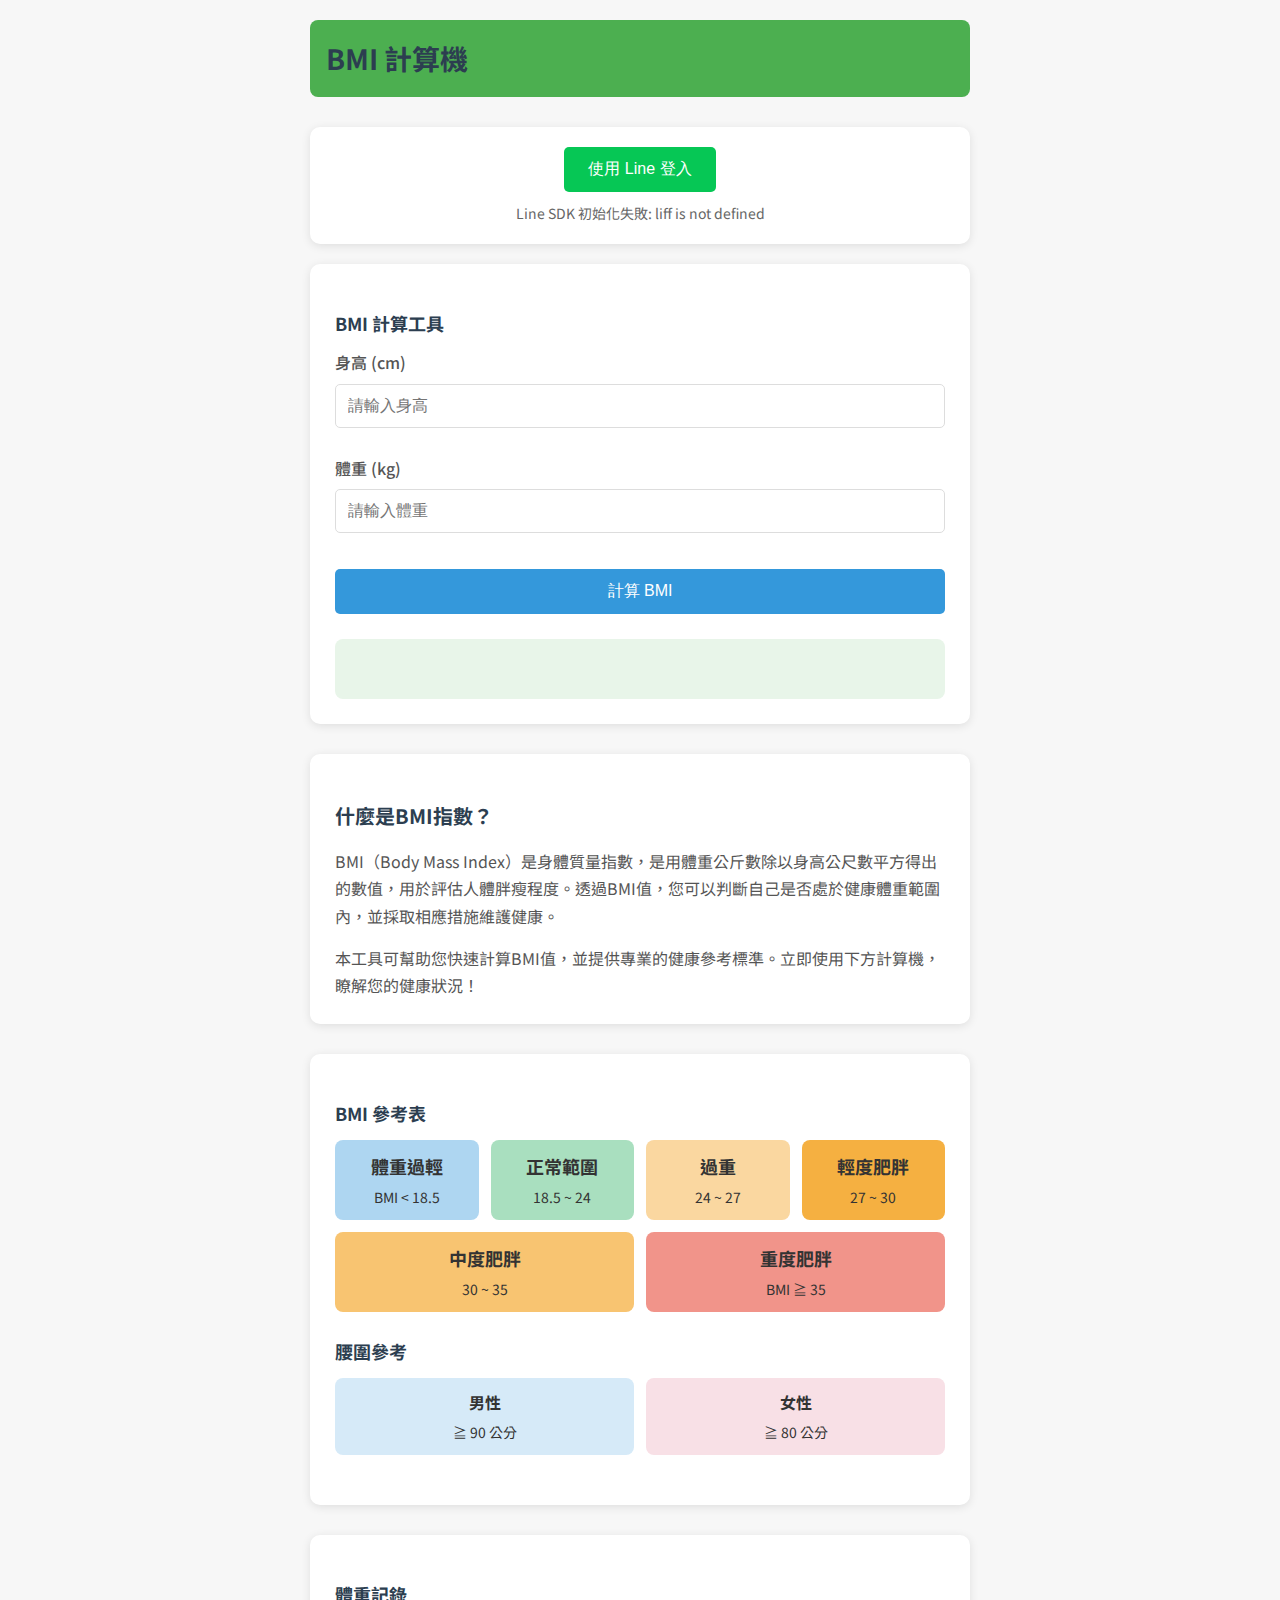
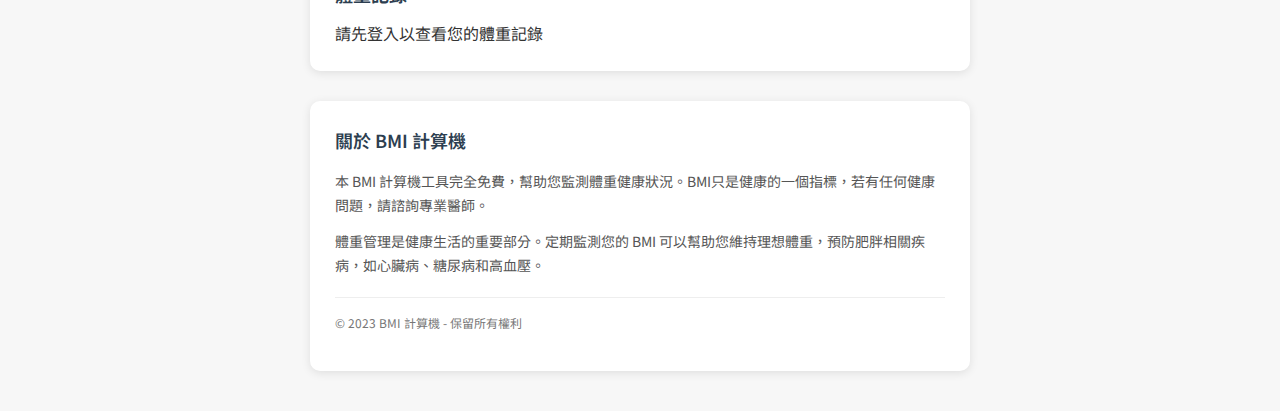
<file: index.html>
<!DOCTYPE html>
<html lang="zh-Hant">
<head>
    <meta charset="UTF-8">
    <meta name="viewport" content="width=device-width, initial-scale=1.0, maximum-scale=1.0, user-scalable=no">
    <title>BMI 計算機 - 免費線上體重指數計算工具</title>
    <!-- SEO Meta Tags -->
    <meta name="description" content="免費線上BMI計算機，立即計算您的體重指數，瞭解您的健康狀況。提供BMI標準參考表、腰圍參考和體重記錄功能。">
    <meta name="keywords" content="BMI計算機, 體重指數, 健康檢測, 體重管理, 腰圍參考, 肥胖指標, 減重">
    <!-- Open Graph / Social Media Meta Tags -->
    <meta property="og:title" content="BMI 計算機 - 免費線上體重指數計算工具">
    <meta property="og:description" content="免費線上BMI計算機，立即計算您的體重指數，瞭解您的健康狀況。">
    <meta property="og:type" content="website">
    <meta property="og:url" content="https://keepbmi.com/">
    <meta property="og:image" content="https://keepbmi.com/images/icon.svg">
    <!-- Canonical URL -->
    <link rel="canonical" href="https://keepbmi.com/">
    <!-- Favicon -->
    <link rel="icon" href="images/favicon.ico" type="image/x-icon">
    <link rel="shortcut icon" href="images/favicon.ico" type="image/x-icon">
    <link rel="apple-touch-icon" sizes="180x180" href="images/apple-touch-icon.png">
    <link rel="icon" type="image/png" sizes="32x32" href="images/favicon-32x32.png">
    <link rel="icon" type="image/png" sizes="16x16" href="images/favicon-16x16.png">
    <link rel="manifest" href="manifest.json">
    <!-- Existing CSS and Font links -->
    <link rel="stylesheet" href="style.css">
    <link rel="preconnect" href="https://fonts.googleapis.com">
    <link rel="preconnect" href="https://fonts.gstatic.com" crossorigin>
    <link href="https://fonts.googleapis.com/css2?family=Noto+Sans+TC:wght@400;500;700&display=swap" rel="stylesheet">
    <!-- Line SDK -->
    <script src="https://static.line-scdn.net/liff/edge/2/sdk.js"></script>
    <!-- Structured Data / Schema.org markup -->
    <script type="application/ld+json">
    {
        "@context": "https://schema.org",
        "@type": "WebApplication",
        "name": "BMI 計算機",
        "description": "免費線上BMI計算機，立即計算您的體重指數，瞭解您的健康狀況。",
        "url": "https://keepbmi.com/",
        "applicationCategory": "HealthApplication",
        "offers": {
            "@type": "Offer",
            "price": "0",
            "priceCurrency": "TWD"
        }
    }
    </script>
</head>
<body>
    <div class="container">
        <header>
            <h1>BMI 計算機</h1>
            <div class="user-profile" id="user-profile">
                <!-- User profile will be displayed here after login -->
            </div>
        </header>
        
        <section class="login-section" id="login-section">
            <button id="line-login-btn" class="login-btn">使用 Line 登入</button>
            <p id="login-status"></p>
        </section>

        <section class="calculator-section">
            <h2>BMI 計算工具</h2>
            <form id="bmi-form">
                <div class="input-group">
                    <label for="height">身高 (cm)</label>
                    <input type="number" id="height" name="height" step="0.01" required placeholder="請輸入身高">
                </div>
                
                <div class="input-group">
                    <label for="weight">體重 (kg)</label>
                    <input type="number" id="weight" name="weight" step="0.01" required placeholder="請輸入體重">
                </div>
                
                <button type="submit" class="calculate-btn">計算 BMI</button>
            </form>
            
            <div id="result" class="result-box"></div>
        </section>
        
        <!-- SEO-friendly introductory content -->
        <section class="intro-section">
            <h2>什麼是BMI指數？</h2>
            <p>BMI（Body Mass Index）是身體質量指數，是用體重公斤數除以身高公尺數平方得出的數值，用於評估人體胖瘦程度。透過BMI值，您可以判斷自己是否處於健康體重範圍內，並採取相應措施維護健康。</p>
            <p>本工具可幫助您快速計算BMI值，並提供專業的健康參考標準。立即使用下方計算機，瞭解您的健康狀況！</p>
        </section>

        <section class="reference-section" id="bmi-reference">
            <h2>BMI 參考表</h2>
            <div class="reference-table">
                <div class="reference-item underweight">
                    <div class="bmi-category">體重過輕</div>
                    <div class="bmi-range">BMI < 18.5</div>
                </div>
                <div class="reference-item normal">
                    <div class="bmi-category">正常範圍</div>
                    <div class="bmi-range">18.5 ~ 24</div>
                </div>
                <div class="reference-item overweight">
                    <div class="bmi-category">過重</div>
                    <div class="bmi-range">24 ~ 27</div>
                </div>
                <div class="reference-item obese-mild">
                    <div class="bmi-category">輕度肥胖</div>
                    <div class="bmi-range">27 ~ 30</div>
                </div>
                <div class="reference-item obese-moderate">
                    <div class="bmi-category">中度肥胖</div>
                    <div class="bmi-range">30 ~ 35</div>
                </div>
                <div class="reference-item obese-severe">
                    <div class="bmi-category">重度肥胖</div>
                    <div class="bmi-range">BMI ≧ 35</div>
                </div>
            </div>
            
            <h2>腰圍參考</h2>
            <div class="waist-reference">
                <div class="waist-item male">
                    <div class="gender">男性</div>
                    <div class="waist-value">≧ 90 公分</div>
                </div>
                <div class="waist-item female">
                    <div class="gender">女性</div>
                    <div class="waist-value">≧ 80 公分</div>
                </div>
            </div>
        </section>
        
        <section class="weight-history" id="weight-history">
            <h2>體重記錄</h2>
            <div id="history-list"></div>
        </section>
        
        <!-- SEO-friendly footer content with important keywords -->
        <footer class="site-footer">
            <div class="footer-content">
                <h3>關於 BMI 計算機</h3>
                <p>本 BMI 計算機工具完全免費，幫助您監測體重健康狀況。BMI只是健康的一個指標，若有任何健康問題，請諮詢專業醫師。</p>
                <p>體重管理是健康生活的重要部分。定期監測您的 BMI 可以幫助您維持理想體重，預防肥胖相關疾病，如心臟病、糖尿病和高血壓。</p>
                <p>© 2023 BMI 計算機 - 保留所有權利</p>
            </div>
        </footer>
    </div>
    <script src="config.js"></script>
    <script src="line-auth.js"></script>
    <script src="script.js"></script>
</body>
</html>
</file>
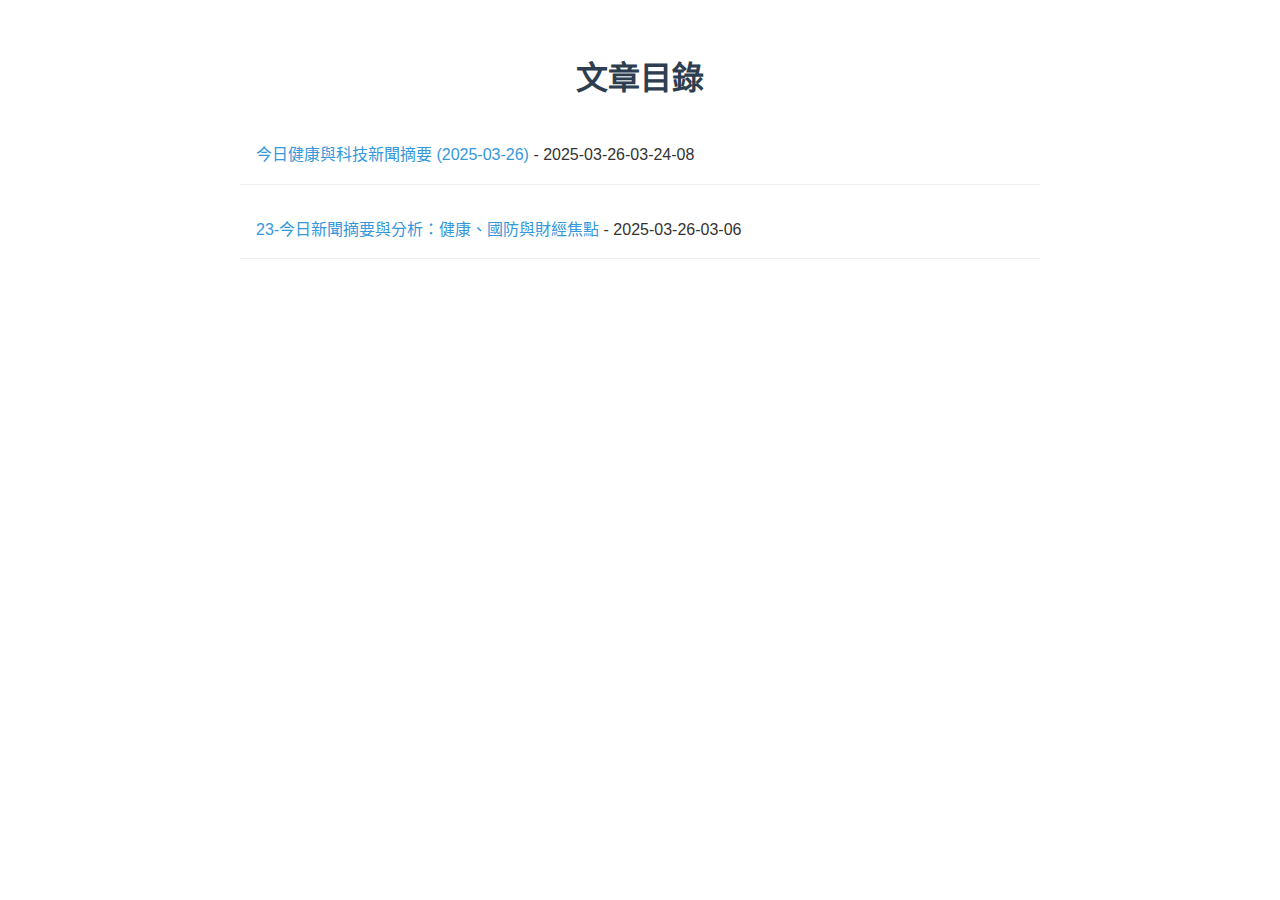
<file: articles/index.html>
<!DOCTYPE html>
<html lang="zh-TW">
<head>
    <meta charset="UTF-8">
    <meta name="viewport" content="width=device-width, initial-scale=1.0">
    <title>文章目錄</title>
    <style>
        body {
            font-family: -apple-system, BlinkMacSystemFont, "Segoe UI", Roboto, "Helvetica Neue", Arial, sans-serif;
            line-height: 1.6;
            padding: 2em;
            max-width: 800px;
            margin: 0 auto;
            color: #333;
        }
        h1 {
            color: #2c3e50;
            text-align: center;
        }
        h1 a {
            color: inherit;
            text-decoration: none;
        }
        h1 a:hover {
            text-decoration: underline;
        }
        ul {
            list-style-type: none;
            padding: 0;
        }
        li {
            margin: 1em 0;
            padding: 1em;
            border-bottom: 1px solid #eee;
        }
        a {
            color: #3498db;
            text-decoration: none;
        }
        a:hover {
            color: #2980b9;
        }
    </style>
</head>
<body>
    <h1><a href="/">文章目錄</a></h1>
    <ul>
        <li><a href="2025-03-26-03-24-08-今日健康與科技新聞摘要-(2025-03-26).html">今日健康與科技新聞摘要 (2025-03-26)</a> - 2025-03-26-03-24-08</li>
<li><a href="2025-03-26-03-06-23-今日新聞摘要與分析：健康、國防與財經焦點.html">23-今日新聞摘要與分析：健康、國防與財經焦點</a> - 2025-03-26-03-06</li>
    </ul>
</body>
</html>
</file>
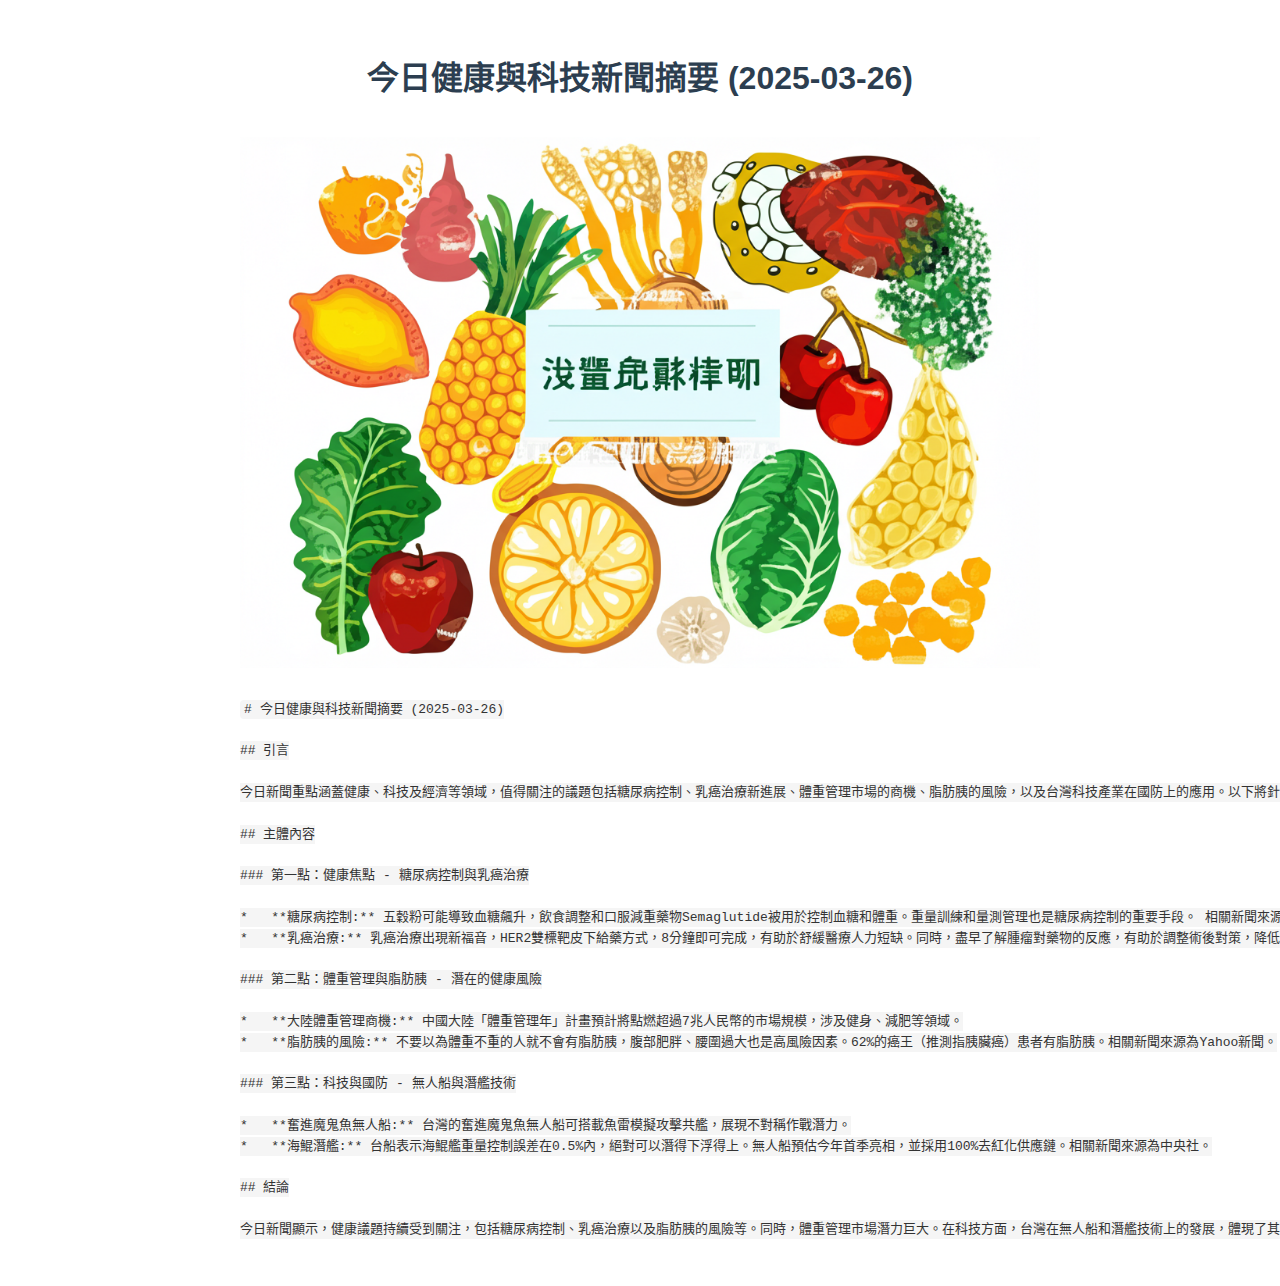
<file: articles/2025-03-26-03-24-08-今日健康與科技新聞摘要-(2025-03-26).html>
<!DOCTYPE html>
<html lang="zh-TW">
<head>
    <meta charset="UTF-8">
    <meta name="viewport" content="width=device-width, initial-scale=1.0">
    <title>今日健康與科技新聞摘要 (2025-03-26)</title>
    <style>
        body {
            font-family: -apple-system, BlinkMacSystemFont, "Segoe UI", Roboto, "Helvetica Neue", Arial, sans-serif;
            line-height: 1.6;
            padding: 2em;
            max-width: 800px;
            margin: 0 auto;
            color: #333;
        }
        img {
            max-width: 100%;
            height: auto;
            display: block;
            margin: 2em auto;
        }
        .main-image {
            width: 100%;
            margin-bottom: 2em;
        }
        h1, h2, h3 {
            color: #2c3e50;
        }
        h1 a {
            color: inherit;
            text-decoration: none;
        }
        h1 a:hover {
            text-decoration: underline;
        }
        code {
            background-color: #f5f5f5;
            padding: 2px 4px;
            border-radius: 4px;
        }
        .title-link {
            display: block;
            text-align: center;
            margin-bottom: 1em;
        }
    </style>
</head>
<body>
    <h1 class="title-link"><a href="/">今日健康與科技新聞摘要 (2025-03-26)</a></h1>
    <img src="2025-03-26-03-24-08-今日健康與科技新聞摘要-(2025-03-26).png" alt="主圖" class="main-image">
    <pre><code class="language-markdown"># 今日健康與科技新聞摘要 (2025-03-26)

## 引言

今日新聞重點涵蓋健康、科技及經濟等領域，值得關注的議題包括糖尿病控制、乳癌治療新進展、體重管理市場的商機、脂肪胰的風險，以及台灣科技產業在國防上的應用。以下將針對這些新聞進行更深入的分析。

## 主體內容

### 第一點：健康焦點 - 糖尿病控制與乳癌治療

*   **糖尿病控制:** 五穀粉可能導致血糖飆升，飲食調整和口服減重藥物Semaglutide被用於控制血糖和體重。重量訓練和量測管理也是糖尿病控制的重要手段。 相關新聞來源包括台灣村里、練健康等。
*   **乳癌治療:** 乳癌治療出現新福音，HER2雙標靶皮下給藥方式，8分鐘即可完成，有助於舒緩醫療人力短缺。同時，盡早了解腫瘤對藥物的反應，有助於調整術後對策，降低復發風險。相關新聞來源為健康醫療網。

### 第二點：體重管理與脂肪胰 - 潛在的健康風險

*   **大陸體重管理商機:** 中國大陸「體重管理年」計畫預計將點燃超過7兆人民幣的市場規模，涉及健身、減肥等領域。
*   **脂肪胰的風險:** 不要以為體重不重的人就不會有脂肪胰，腹部肥胖、腰圍過大也是高風險因素。62%的癌王（推測指胰臟癌）患者有脂肪胰。相關新聞來源為Yahoo新聞。

### 第三點：科技與國防 - 無人船與潛艦技術

*   **奮進魔鬼魚無人船:** 台灣的奮進魔鬼魚無人船可搭載魚雷模擬攻擊共艦，展現不對稱作戰潛力。
*   **海鯤潛艦:** 台船表示海鯤艦重量控制誤差在0.5%內，絕對可以潛得下浮得上。無人船預估今年首季亮相，並採用100%去紅化供應鏈。相關新聞來源為中央社。

## 結論

今日新聞顯示，健康議題持續受到關注，包括糖尿病控制、乳癌治療以及脂肪胰的風險等。同時，體重管理市場潛力巨大。在科技方面，台灣在無人船和潛艦技術上的發展，體現了其在國防自主上的努力。中央研究院的新聞訊息亦值得關注，反映台灣在學術研究上的持續發展。
</code></pre>
</body>
</html>
</file>
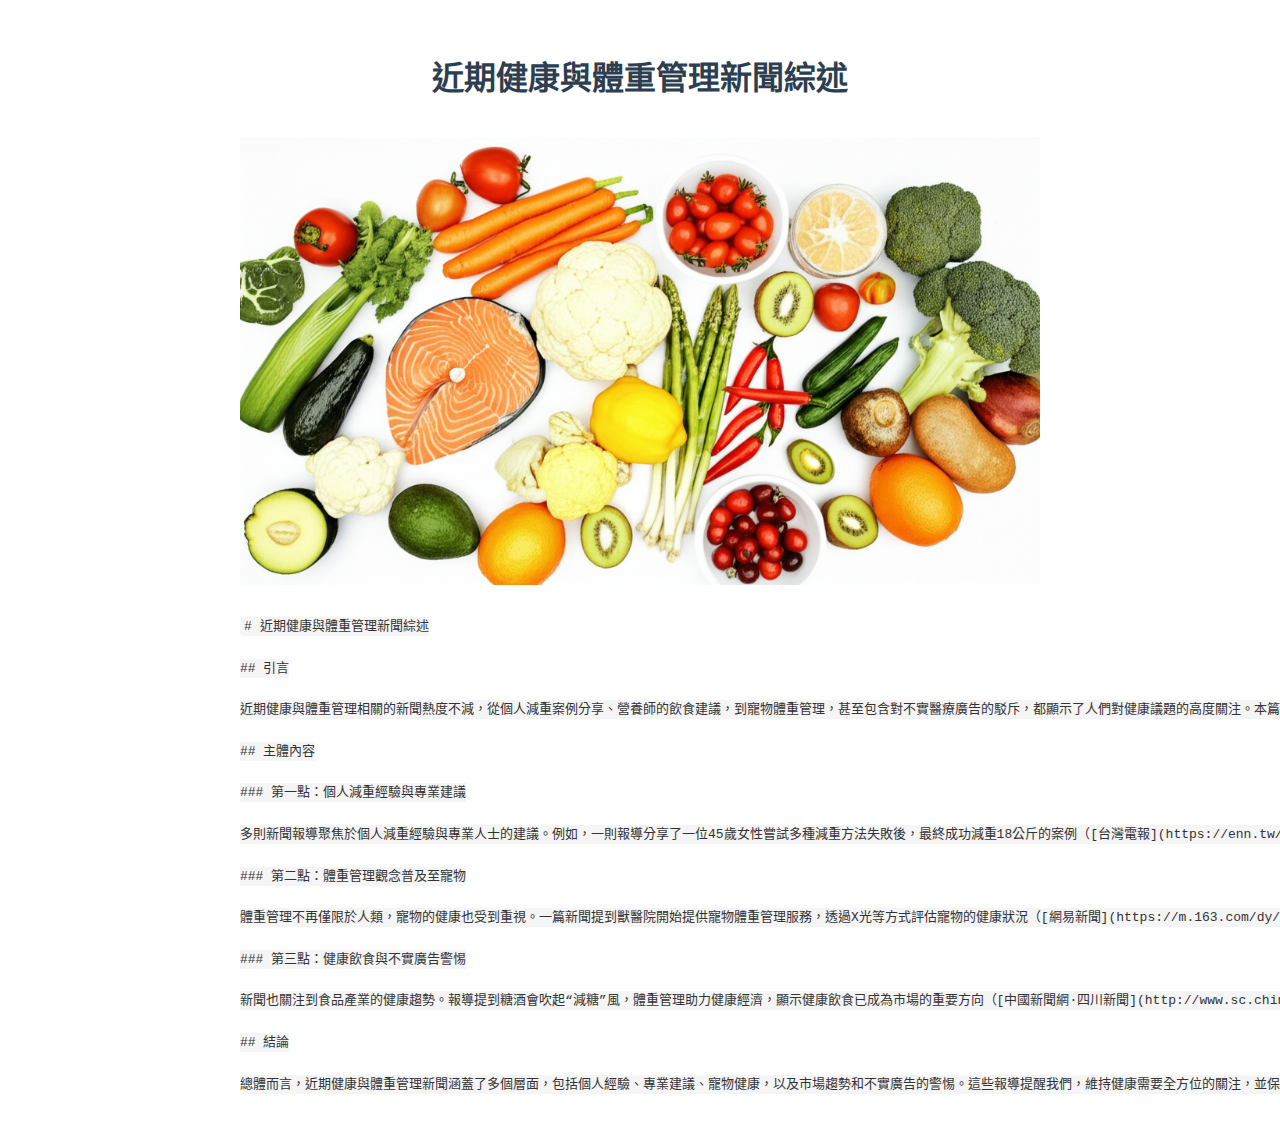
<file: articles/2025-03-27-01-25-43-近期健康與體重管理新聞綜述.html>
<!DOCTYPE html>
<html lang="zh-TW">
<head>
    <meta charset="UTF-8">
    <meta name="viewport" content="width=device-width, initial-scale=1.0">
    <title>近期健康與體重管理新聞綜述</title>
    <style>
        body {
            font-family: -apple-system, BlinkMacSystemFont, "Segoe UI", Roboto, "Helvetica Neue", Arial, sans-serif;
            line-height: 1.6;
            padding: 2em;
            max-width: 800px;
            margin: 0 auto;
            color: #333;
        }
        img {
            max-width: 100%;
            height: auto;
            display: block;
            margin: 2em auto;
        }
        .main-image {
            width: 100%;
            margin-bottom: 2em;
        }
        h1, h2, h3 {
            color: #2c3e50;
        }
        h1 a {
            color: inherit;
            text-decoration: none;
        }
        h1 a:hover {
            text-decoration: underline;
        }
        code {
            background-color: #f5f5f5;
            padding: 2px 4px;
            border-radius: 4px;
        }
        .title-link {
            display: block;
            text-align: center;
            margin-bottom: 1em;
        }
    </style>
</head>
<body>
    <h1 class="title-link"><a href="/">近期健康與體重管理新聞綜述</a></h1>
    <img src="2025-03-27-01-25-43-近期健康與體重管理新聞綜述.png" alt="主圖" class="main-image">
    <pre><code class="language-markdown"># 近期健康與體重管理新聞綜述

## 引言

近期健康與體重管理相關的新聞熱度不減，從個人減重案例分享、營養師的飲食建議，到寵物體重管理，甚至包含對不實醫療廣告的駁斥，都顯示了人們對健康議題的高度關注。本篇將彙整近期新聞，分析其重點，希望能為讀者提供更全面的健康資訊。

## 主體內容

### 第一點：個人減重經驗與專業建議

多則新聞報導聚焦於個人減重經驗與專業人士的建議。例如，一則報導分享了一位45歲女性嘗試多種減重方法失敗後，最終成功減重18公斤的案例（[台灣電報](https://enn.tw/608373/)，[NOW健康](https://today.line.me/hk/v2/amp/article/ZankXeQ)）。同時，營養師也提出飲食建議，強調抗衰老飲食需注意每日三餐食物的選擇及足夠的飲水，並補充蛋白質（[世界新聞網](https://www.worldjournal.com/wj/story/121240/8626487?from=wj_maintab_cate)）。這些報導提醒我們，減重需要耐心和正確的方法，專業人士的建議能提供有效的指導。

### 第二點：體重管理觀念普及至寵物

體重管理不再僅限於人類，寵物的健康也受到重視。一篇新聞提到獸醫院開始提供寵物體重管理服務，透過X光等方式評估寵物的健康狀況（[網易新聞](https://m.163.com/dy/article/JRJN3RB60550CBNY.html?clickfrom=subscribe)）。這反映了人們對寵物健康的日益重視，以及體重管理觀念的普及。

### 第三點：健康飲食與不實廣告警惕

新聞也關注到食品產業的健康趨勢。報導提到糖酒會吹起“減糖”風，體重管理助力健康經濟，顯示健康飲食已成為市場的重要方向（[中國新聞網·四川新聞](http://www.sc.chinanews.com.cn/)）。同時，另有新聞嚴正駁斥不實廣告，提醒民眾正視心血管健康，強調保健食品不能取代正規醫療，避免延誤就醫（[健康傳媒](https://www.healthnews.com.tw/article/64737)）。這提醒我們，在追求健康的同時，需保持理性，避免受到不實資訊的誤導。

## 結論

總體而言，近期健康與體重管理新聞涵蓋了多個層面，包括個人經驗、專業建議、寵物健康，以及市場趨勢和不實廣告的警惕。這些報導提醒我們，維持健康需要全方位的關注，並保持理性思考，才能做出正確的選擇。
</code></pre>
</body>
</html>
</file>
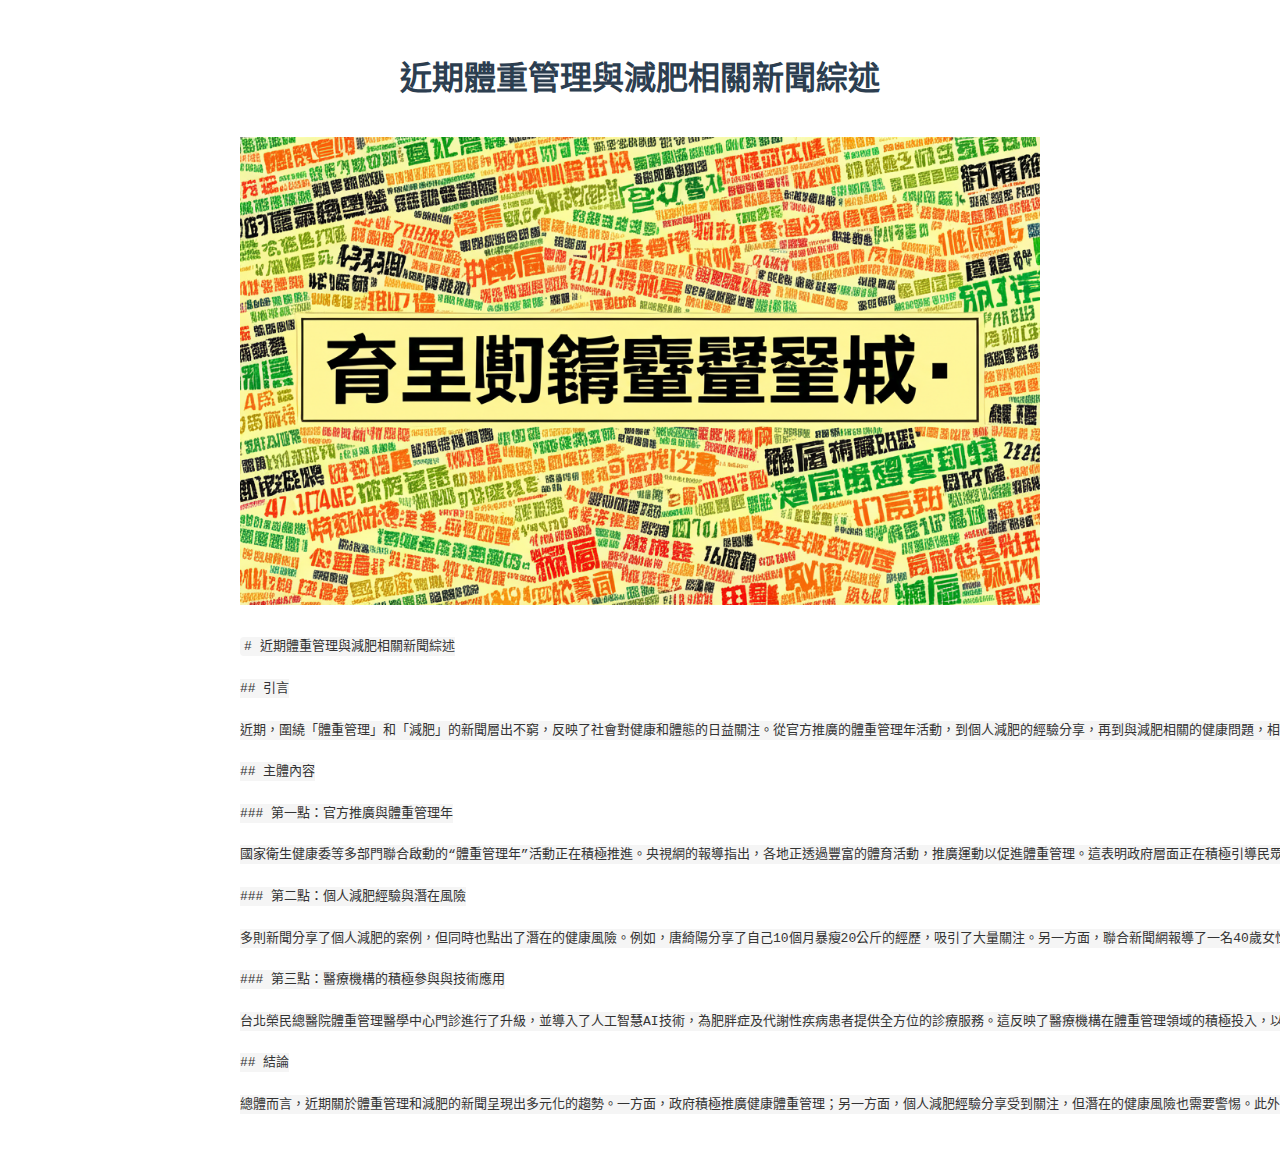
<file: articles/2025-03-28-01-25-33-近期體重管理與減肥相關新聞綜述.html>
<!DOCTYPE html>
<html lang="zh-TW">
<head>
    <meta charset="UTF-8">
    <meta name="viewport" content="width=device-width, initial-scale=1.0">
    <title>近期體重管理與減肥相關新聞綜述</title>
    <style>
        body {
            font-family: -apple-system, BlinkMacSystemFont, "Segoe UI", Roboto, "Helvetica Neue", Arial, sans-serif;
            line-height: 1.6;
            padding: 2em;
            max-width: 800px;
            margin: 0 auto;
            color: #333;
        }
        img {
            max-width: 100%;
            height: auto;
            display: block;
            margin: 2em auto;
        }
        .main-image {
            width: 100%;
            margin-bottom: 2em;
        }
        h1, h2, h3 {
            color: #2c3e50;
        }
        h1 a {
            color: inherit;
            text-decoration: none;
        }
        h1 a:hover {
            text-decoration: underline;
        }
        code {
            background-color: #f5f5f5;
            padding: 2px 4px;
            border-radius: 4px;
        }
        .title-link {
            display: block;
            text-align: center;
            margin-bottom: 1em;
        }
    </style>
</head>
<body>
    <h1 class="title-link"><a href="/">近期體重管理與減肥相關新聞綜述</a></h1>
    <img src="2025-03-28-01-25-33-近期體重管理與減肥相關新聞綜述.png" alt="主圖" class="main-image">
    <pre><code class="language-markdown"># 近期體重管理與減肥相關新聞綜述

## 引言

近期，圍繞「體重管理」和「減肥」的新聞層出不窮，反映了社會對健康和體態的日益關注。從官方推廣的體重管理年活動，到個人減肥的經驗分享，再到與減肥相關的健康問題，相關資訊涵蓋了廣泛的層面。本文將整理並分析近期相關新聞，歸納出幾個主要趨勢和值得關注的議題。

## 主體內容

### 第一點：官方推廣與體重管理年

國家衛生健康委等多部門聯合啟動的“體重管理年”活動正在積極推進。央視網的報導指出，各地正透過豐富的體育活動，推廣運動以促進體重管理。這表明政府層面正在積極引導民眾建立健康的體重管理習慣，而非僅僅追求快速減肥。

### 第二點：個人減肥經驗與潛在風險

多則新聞分享了個人減肥的案例，但同時也點出了潛在的健康風險。例如，唐綺陽分享了自己10個月暴瘦20公斤的經歷，吸引了大量關注。另一方面，聯合新聞網報導了一名40歲女性因服用減肥產品狂減20公斤，結果卻發現患有嚴重糖尿病的案例。此外，網易新聞報導了一位身高1.6米、體重50公斤的女生仍然要減肥的現象，反映了過度追求瘦身的社會風氣。這些案例提醒我們，減肥應以健康為前提，並尋求專業指導。

### 第三點：醫療機構的積極參與與技術應用

台北榮民總醫院體重管理醫學中心門診進行了升級，並導入了人工智慧AI技術，為肥胖症及代謝性疾病患者提供全方位的診療服務。這反映了醫療機構在體重管理領域的積極投入，以及科技在健康管理方面的應用前景。

## 結論

總體而言，近期關於體重管理和減肥的新聞呈現出多元化的趨勢。一方面，政府積極推廣健康體重管理；另一方面，個人減肥經驗分享受到關注，但潛在的健康風險也需要警惕。此外，醫療機構和科技的參與也為體重管理提供了更多可能性。在追求健康體態的同時，我們應該更加注重科學的方法和自身的健康狀況，避免盲目追求快速減肥。
</code></pre>
</body>
</html>
</file>
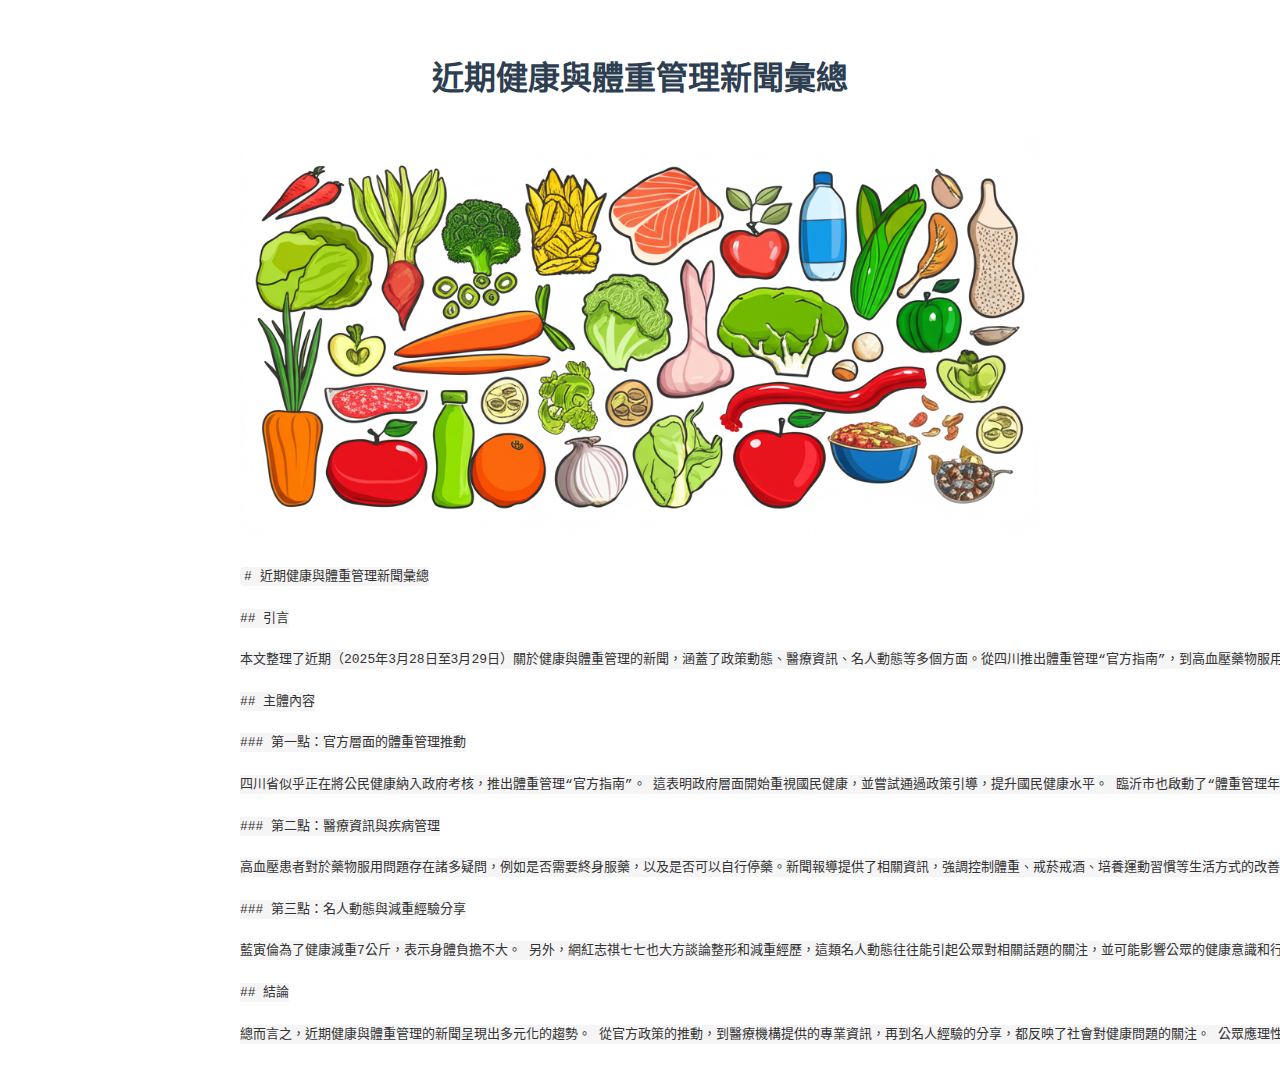
<file: articles/2025-03-29-01-25-02-近期健康與體重管理新聞彙總.html>
<!DOCTYPE html>
<html lang="zh-TW">
<head>
    <meta charset="UTF-8">
    <meta name="viewport" content="width=device-width, initial-scale=1.0">
    <title>近期健康與體重管理新聞彙總</title>
    <style>
        body {
            font-family: -apple-system, BlinkMacSystemFont, "Segoe UI", Roboto, "Helvetica Neue", Arial, sans-serif;
            line-height: 1.6;
            padding: 2em;
            max-width: 800px;
            margin: 0 auto;
            color: #333;
        }
        img {
            max-width: 100%;
            height: auto;
            display: block;
            margin: 2em auto;
        }
        .main-image {
            width: 100%;
            margin-bottom: 2em;
        }
        h1, h2, h3 {
            color: #2c3e50;
        }
        h1 a {
            color: inherit;
            text-decoration: none;
        }
        h1 a:hover {
            text-decoration: underline;
        }
        code {
            background-color: #f5f5f5;
            padding: 2px 4px;
            border-radius: 4px;
        }
        .title-link {
            display: block;
            text-align: center;
            margin-bottom: 1em;
        }
    </style>
</head>
<body>
    <h1 class="title-link"><a href="/">近期健康與體重管理新聞彙總</a></h1>
    <img src="2025-03-29-01-25-02-近期健康與體重管理新聞彙總.png" alt="主圖" class="main-image">
    <pre><code class="language-markdown"># 近期健康與體重管理新聞彙總

## 引言

本文整理了近期（2025年3月28日至3月29日）關於健康與體重管理的新聞，涵蓋了政策動態、醫療資訊、名人動態等多個方面。從四川推出體重管理“官方指南”，到高血壓藥物服用問題的討論，再到運動員的減重經驗分享，體現了社會對健康和體重管理的日益重視。

## 主體內容

### 第一點：官方層面的體重管理推動

四川省似乎正在將公民健康納入政府考核，推出體重管理“官方指南”。 這表明政府層面開始重視國民健康，並嘗試通過政策引導，提升國民健康水平。 臨沂市也啟動了“體重管理年”活動，顯示出這種趨勢正在擴展。值得關注的是，這種以政府為主導的健康管理模式，是否能夠有效地提升國民健康水平，以及在執行過程中可能會遇到的挑戰。

### 第二點：醫療資訊與疾病管理

高血壓患者對於藥物服用問題存在諸多疑問，例如是否需要終身服藥，以及是否可以自行停藥。新聞報導提供了相關資訊，強調控制體重、戒菸戒酒、培養運動習慣等生活方式的改善，有機會讓血壓逐漸改善。此外，高雄醫學大學附設醫院也提供了肥胖的治療相關資訊，表明醫療機構在肥胖管理方面也在積極作為。

### 第三點：名人動態與減重經驗分享

藍寅倫為了健康減重7公斤，表示身體負擔不大。 另外，網紅志祺七七也大方談論整形和減重經歷，這類名人動態往往能引起公眾對相關話題的關注，並可能影響公眾的健康意識和行為。

## 結論

總而言之，近期健康與體重管理的新聞呈現出多元化的趨勢。 從官方政策的推動，到醫療機構提供的專業資訊，再到名人經驗的分享，都反映了社會對健康問題的關注。 公眾應理性看待這些資訊，並結合自身情況，制定科學合理的健康管理計畫。
</code></pre>
</body>
</html>
</file>
<file: style.css>
/* 基本重設 */
* {
    margin: 0;
    padding: 0;
    box-sizing: border-box;
}

body {
    font-family: 'Noto Sans TC', sans-serif;
    line-height: 1.6;
    color: #333;
    background-color: #f7f7f7;
    padding: 0;
    margin: 0;
}

/* 容器設置 */
.container {
    width: 100%;
    max-width: 800px;
    margin: 0 auto;
    padding: 20px;
}

/* 標題樣式 */
header {
    display: flex;
    justify-content: space-between;
    align-items: center;
    margin-bottom: 30px;
    padding: 16px;
    background-color: #4CAF50;
    color: white;
    border-radius: 8px;
}

h1 {
    font-size: 24px;
    font-weight: 700;
    color: #2c3e50;
}

h2 {
    font-size: 18px;
    margin: 20px 0 12px;
    color: #2c3e50;
}

/* 用戶資料樣式 */
.user-profile {
    display: flex;
    align-items: center;
}

.profile-container {
    display: flex;
    align-items: center;
    background-color: rgba(255, 255, 255, 0.2);
    padding: 6px 10px;
    border-radius: 20px;
}

.profile-image {
    width: 40px;
    height: 40px;
    border-radius: 50%;
    object-fit: cover;
    border: 2px solid white;
    margin-right: 10px;
}

.profile-info {
    color: white;
}

.profile-name {
    font-weight: 500;
    font-size: 14px;
    margin: 0;
}

.profile-id {
    font-size: 12px;
    opacity: 0.8;
    margin: 0;
}

/* 登入區域樣式 */
.login-section {
    background-color: white;
    padding: 20px;
    border-radius: 10px;
    box-shadow: 0 2px 10px rgba(0, 0, 0, 0.1);
    margin-bottom: 20px;
    text-align: center;
}

.login-btn {
    padding: 12px 24px;
    background-color: #06C755;
    color: white;
    border: none;
    border-radius: 5px;
    font-size: 16px;
    font-weight: 500;
    cursor: pointer;
    transition: background-color 0.3s;
}

.login-btn:hover {
    background-color: #05A847;
}

#login-status {
    margin-top: 10px;
    font-size: 14px;
    color: #666;
}

.login-prompt {
    margin-top: 15px;
    padding: 10px;
    background-color: #f8f9fa;
    border-left: 4px solid #06C755;
    font-size: 14px;
    color: #555;
}

/* SEO友好的介紹區塊樣式 */
.intro-section {
    background-color: white;
    padding: 25px;
    border-radius: 10px;
    box-shadow: 0 2px 10px rgba(0, 0, 0, 0.1);
    margin-bottom: 30px;
    line-height: 1.7;
}

.intro-section h2 {
    color: #2c3e50;
    margin-bottom: 15px;
    font-size: 20px;
}

.intro-section p {
    color: #555;
    margin-bottom: 15px;
    font-size: 16px;
}

.intro-section p:last-child {
    margin-bottom: 0;
}

/* 計算區域樣式 */
.calculator-section {
    background-color: white;
    padding: 25px;
    border-radius: 10px;
    box-shadow: 0 2px 10px rgba(0, 0, 0, 0.1);
    margin-bottom: 30px;
}

/* 表單元素樣式 */
.input-group {
    margin-bottom: 20px;
}

label {
    display: block;
    margin-bottom: 8px;
    font-weight: 500;
    color: #555;
}

input[type="number"] {
    width: 100%;
    padding: 12px;
    font-size: 16px;
    border: 1px solid #ddd;
    border-radius: 5px;
    margin-bottom: 8px;
    -webkit-appearance: none; /* 移除iOS預設樣式 */
}

.calculate-btn {
    width: 100%;
    padding: 12px 24px;
    background-color: #3498db;
    color: white;
    border: none;
    border-radius: 5px;
    font-size: 16px;
    font-weight: 500;
    cursor: pointer;
    transition: background-color 0.3s;
    margin-top: 8px;
}

.calculate-btn:hover {
    background-color: #2980b9;
}

/* 結果區域樣式 */
.result-box {
    margin-top: 25px;
    padding: 15px;
    background-color: #e8f5e9;
    border-radius: 8px;
    text-align: center;
    font-size: 18px;
    min-height: 60px;
}

.result-box.visible {
    display: block !important; /* 使用 !important 確保顯示 */
    opacity: 1;
    transition: opacity 0.3s ease-in;
}

.result-content {
    padding: 15px;
    border-radius: 8px;
    text-align: center;
}

.result-content.underweight {
    background-color: #AED6F1;
    border: 2px solid #3498db;
}

.result-content.normal {
    background-color: #A9DFBF;
    border: 2px solid #2ecc71;
}

.result-content.overweight {
    background-color: #FAD7A0;
    border: 2px solid #f39c12;
}

.result-content.obese-mild, .result-content.obese-moderate {
    background-color: #F5B041;
    border: 2px solid #e67e22;
}

.result-content.obese-severe {
    background-color: #F1948A;
    border: 2px solid #e74c3c;
}

.bmi-result {
    font-size: 20px;
    margin-bottom: 10px;
}

.bmi-category {
    font-size: 18px;
    font-weight: 700;
}

.error {
    color: #c0392b;
    font-weight: 500;
}

/* 參考表樣式 */
.reference-section {
    background-color: white;
    padding: 25px;
    border-radius: 10px;
    box-shadow: 0 2px 10px rgba(0, 0, 0, 0.1);
    margin-bottom: 30px;
}

.reference-table {
    display: flex;
    flex-wrap: wrap;
    gap: 12px;
    margin-bottom: 25px;
}

.reference-item {
    flex: 1;
    min-width: 120px;
    padding: 12px;
    border-radius: 8px;
    text-align: center;
}

.bmi-category {
    font-weight: 700;
    margin-bottom: 5px;
}

.bmi-range {
    font-size: 14px;
}

/* BMI分類顏色 */
.underweight { background-color: #AED6F1; }
.normal { background-color: #A9DFBF; }
.overweight { background-color: #FAD7A0; }
.obese-mild { background-color: #F5B041; }
.obese-moderate { background-color: #F8C471; }
.obese-severe { background-color: #F1948A; }

/* 腰圍參考樣式 */
.waist-reference {
    display: flex;
    flex-wrap: wrap;
    gap: 12px;
    margin-bottom: 25px;
}

.waist-item {
    flex: 1;
    min-width: 120px;
    padding: 12px;
    border-radius: 8px;
    text-align: center;
}

.male { background-color: #D6EAF8; }
.female { background-color: #F8E0E6; }

.gender {
    font-weight: 700;
    margin-bottom: 5px;
}

.waist-value {
    font-size: 14px;
}

/* 體重歷史記錄樣式 */
.weight-history {
    background-color: white;
    padding: 25px;
    border-radius: 10px;
    box-shadow: 0 2px 10px rgba(0, 0, 0, 0.1);
    margin-bottom: 30px;
}

.history-table {
    width: 100%;
    border-collapse: collapse;
    margin-top: 15px;
}

.history-header {
    display: flex;
    font-weight: bold;
    background-color: #f2f2f2;
    border-bottom: 2px solid #ddd;
}

.history-row {
    display: flex;
    border-bottom: 1px solid #ddd;
}


.history-cell {
    flex: 1;
    padding: 10px;
    text-align: center;
    font-size: 14px;
}

.timestamp {
    font-size: 12px;
    color: #777;
    text-align: right;
    margin-top: 10px;
}

/* 頁腳樣式 */
.site-footer {
    background-color: white;
    padding: 25px;
    border-radius: 10px;
    box-shadow: 0 2px 10px rgba(0, 0, 0, 0.1);
    margin-top: 20px;
    margin-bottom: 20px;
}

.footer-content {
    max-width: 100%;
}

.footer-content h3 {
    color: #2c3e50;
    font-size: 18px;
    margin-bottom: 15px;
    font-weight: 600;
}

.footer-content p {
    color: #555;
    font-size: 14px;
    line-height: 1.7;
    margin-bottom: 12px;
}

.footer-content p:last-child {
    margin-top: 20px;
    border-top: 1px solid #eee;
    padding-top: 15px;
    color: #777;
    font-size: 12px;
}

/* 調整較大螢幕(平板)的顯示 */
@media (min-width: 768px) {
    .container {
        max-width: 700px;
    }
    
    h1 {
        font-size: 28px;
    }
    
    .reference-table {
        grid-template-columns: repeat(3, 1fr);
    }
}

/* 響應式設計 */
@media (max-width: 600px) {
    header {
        flex-direction: column;
        text-align: center;
    }

    .user-profile {
        margin-top: 10px;
    }

    .reference-item, .waist-item {
        min-width: 100%;
    }

    .history-header, .history-row {
        font-size: 12px;
    }
}
</file>
